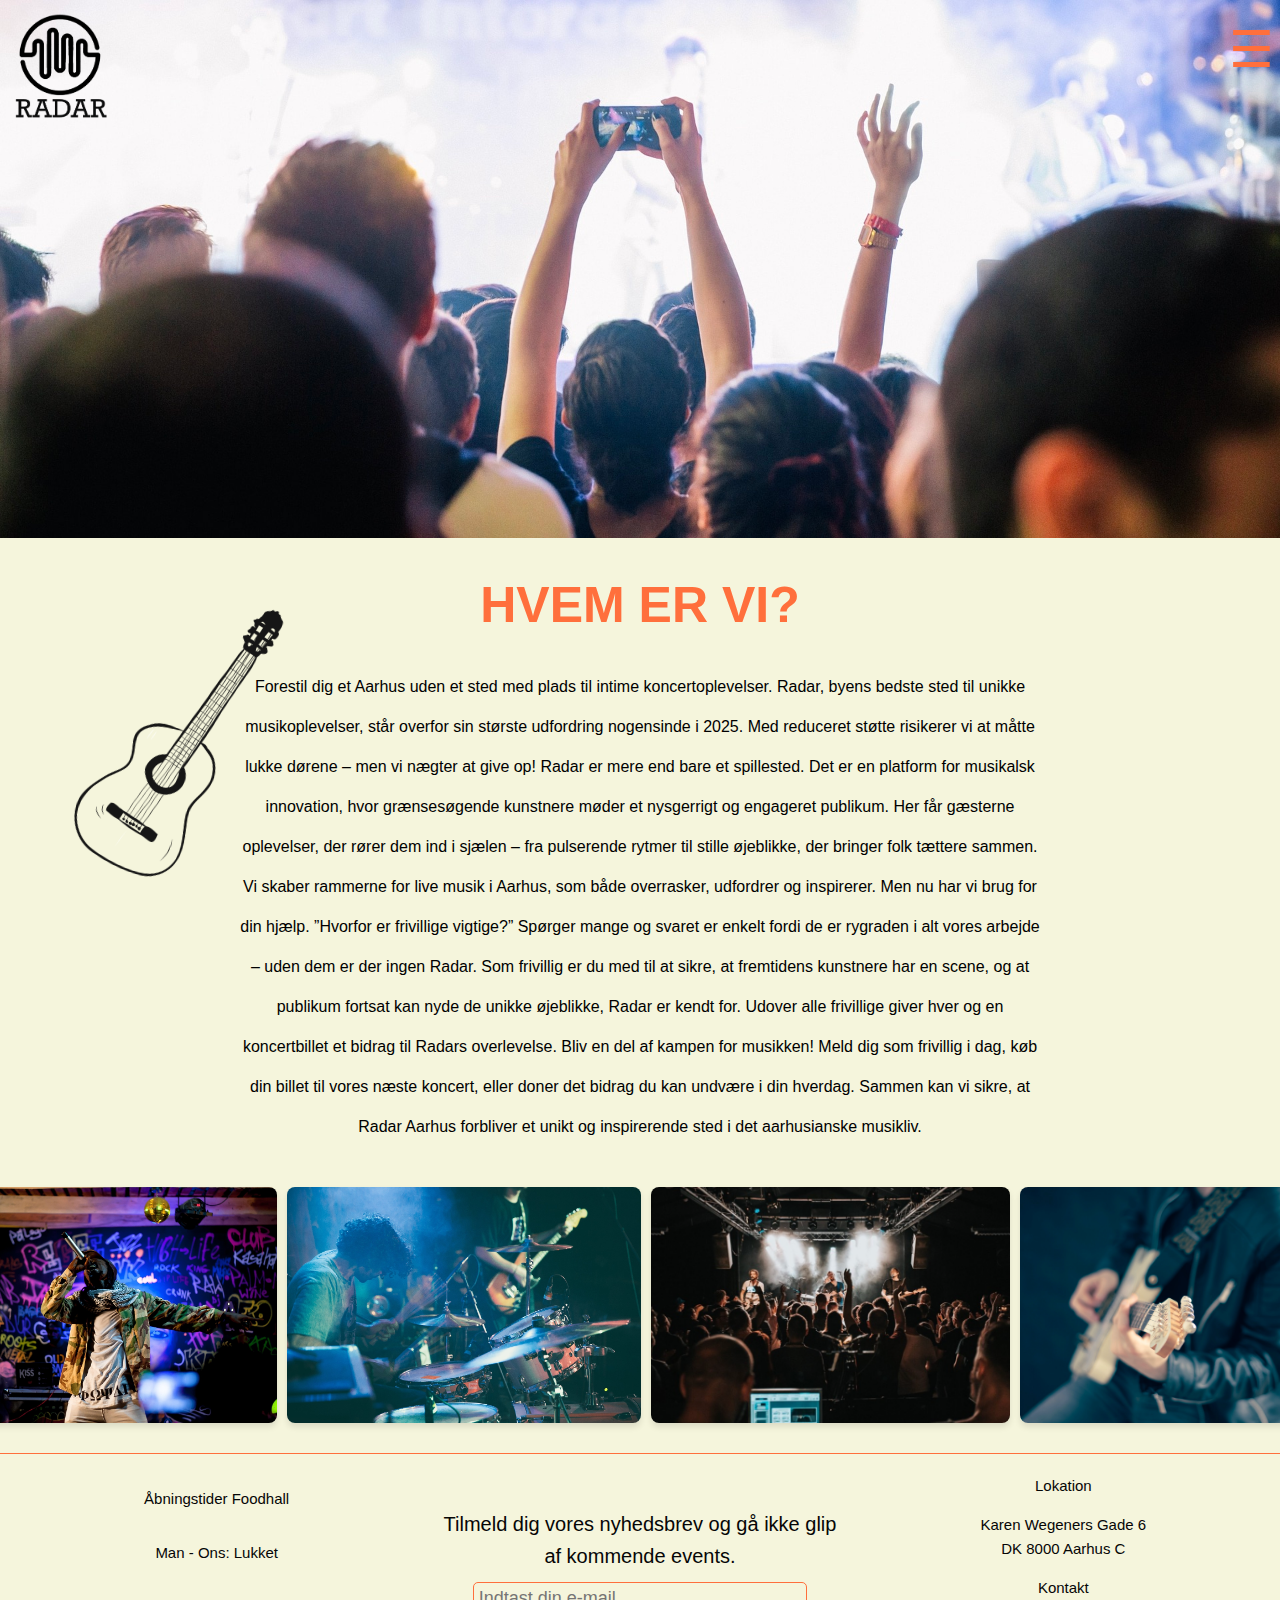
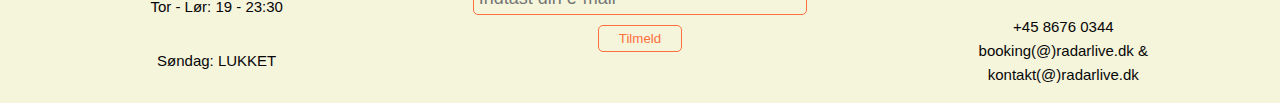
<file: index.html>
<!DOCTYPE html>
<html lang="da">
<head>
    <meta charset="UTF-8">
    <meta name="viewport" content="width=device-width, initial-scale=1.0">
    <title>Radar</title>
    <link rel="stylesheet" href="CSS/css.css">
    <link rel="stylesheet" href="CSS/index.css">

    <meta name="title" content="Radar | Radar">
    <meta name="description" content="Her finder du en kort intro til en sekundære side til Radar, der ønsker at give viden til nye gæster og samle penge ind samt frivillige.">
    <meta name="keywords" content="frivillig, koncerter, intim oplevelse, musik, oplevelser, Radar Aarhus">
    <meta name="robots" content="index, follow">


</head>

<body>

<!--Kodningen til burgermenu-->

    <nav class="navbar">
        <button class="menu-btn">☰</button>
        <ul class="menu">
          <!-- Arrangementer -->
          <li class="submenu">
            <a href="#">Arrangementer</a>
            <ul class="submenu-content">
              <li><a href="arrangementer.html">Kommende arrangementer</a></li>
              <li><a href="#">Events</a></li>
              <li><a href="#">Billetsalg</a></li>
              <li><a href="#">Upcoming kunstner</a></li>
            </ul>
          </li>
          <!-- Hvem er vi? -->
          <li class="submenu">
            <a href="#">Hvem er vi?</a>
            <ul class="submenu-content">
              <li><a href="#">Radars historie</a></li>
              <li><a href="#">Radars passion</a></li>
              <li><a href="kunstner.html">Bag om kunstnerne</a></li>
            </ul>
          </li>
          <!-- Minder fra Radar -->
          <li class="submenu">
            <a href="#">Minder fra Radar</a>
            <ul class="submenu-content">
              <li><a href="#">Tidligere arrangementer</a></li>
              <li><a href="#">Billedgalleri</a></li>
              <li><a href="#">Anmeldelser</a></li>
            </ul>
          </li>
          <!-- Bliv en del af Radar -->
          <li class="submenu">
            <a href="#">Bliv en del af Radar</a>
            <ul class="submenu-content">
              <li><a href="#">Medlemsskab</a></li>
              <li><a href="frivillig.html">Bliv frivillig</a></li>
              <li><a href="#">Donation</a></li>
              <li><a href="#">Sponsorater</a></li>
            </ul>
          </li>
          <!-- Om os -->
          <li class="submenu">
            <a href="#">Om os</a>
            <ul class="submenu-content">
              <li><a href="#">Praktisk information</a></li>
              <li><a href="#">Ofte stillede spørgsmål</a></li>
              <li><a href="#">Kontakt</a></li>
              <li><a href="#">Sociale medier</a></li>
            </ul>
          </li>
        </ul>
      </nav>

<!-- Kodning til baggrundsbillede og logo-->
      <div class="logo">
        <a href="index.html">
        <img src="images/logo.png" width="100px" alt="logo">
        </a>
     </div>
    
     <div class="baggrund">
     <img src="images/Forside.png" alt="frivillig" width="100%" height="100%">
    </div>

<!-- Kodning til tekst indholdet -->
 <h1>HVEM ER VI?</h1>


<div class="main-container">
  Forestil dig et Aarhus uden et sted med plads til intime koncertoplevelser. Radar, byens bedste sted til unikke musikoplevelser, står overfor sin største udfordring nogensinde i 2025. Med reduceret støtte risikerer vi at måtte lukke dørene – men vi nægter at give op!
  Radar er mere end bare et spillested. Det er en platform for musikalsk innovation, hvor grænsesøgende kunstnere møder et nysgerrigt og engageret publikum. Her får gæsterne oplevelser, der rører dem ind i sjælen – fra pulserende rytmer til stille øjeblikke, der bringer folk tættere sammen. Vi skaber rammerne for live musik i Aarhus, som både overrasker, udfordrer og inspirerer.
  Men nu har vi brug for din hjælp. ”Hvorfor er frivillige vigtige?” Spørger mange og svaret er enkelt fordi de er rygraden i alt vores arbejde – uden dem er der ingen Radar. Som frivillig er du med til at sikre, at fremtidens kunstnere har en scene, og at publikum fortsat kan nyde de unikke øjeblikke, Radar er kendt for. Udover alle frivillige giver hver og en koncertbillet et bidrag til Radars overlevelse. 
  Bliv en del af kampen for musikken! Meld dig som frivillig i dag, køb din billet til vores næste koncert, eller doner det bidrag du kan undvære i din hverdag. Sammen kan vi sikre, at Radar Aarhus forbliver et unikt og inspirerende sted i det aarhusianske musikliv.
</div>

<!--Kodningen til pop up billeder-->
<div class="guitar">
  <img src="images/guitar.png" width="300" alt="mikrofon">
  </div>
  
  <div class="noder">
  <img src="images/3noder.png" width="120" alt="noder">
  </div>


  <!-- Kodning til billedrække i bunden -->

  <div class="image-row">
    <img src="images/billede2.png" alt="Image 1">
    <img src="images/billed3.png" alt="Image 2">
    <img src="images/billed4.png" alt="Image 3">
    <img src="images/billede8.png" alt="Image 4">
</div>



   
      <script src="script.js"></script>

      <footer>
        <div class="aabeningstider">
            <p>Åbningstider Foodhall</p>
            <p>Man - Ons: Lukket</p>
            <p>Tor - Lør: 19 - 23:30</p>
            <p>Søndag: LUKKET</p>
        </div>
    
        
        <div class="nyhedsbrev">
          <form action="nyhedsbrev"></form>
          <label for="email">Tilmeld dig vores nyhedsbrev og gå ikke glip af kommende events.</label>
        <input type="email" id="email" name="email" placeholder="Indtast din e-mail" required>
        <button type="submit">Tilmeld</button>
        </div>
        
        <div class="lokation">
            <p>Lokation</p>
            <p>Karen Wegeners Gade 6<br>DK 8000 Aarhus C</p>
            <p>Kontakt</p>
            <p> +45 8676 0344 <br>booking(@)radarlive.dk & <br>
              kontakt(@)radarlive.dk</p>
        </div>

    </footer>



</body>
</html>
</file>
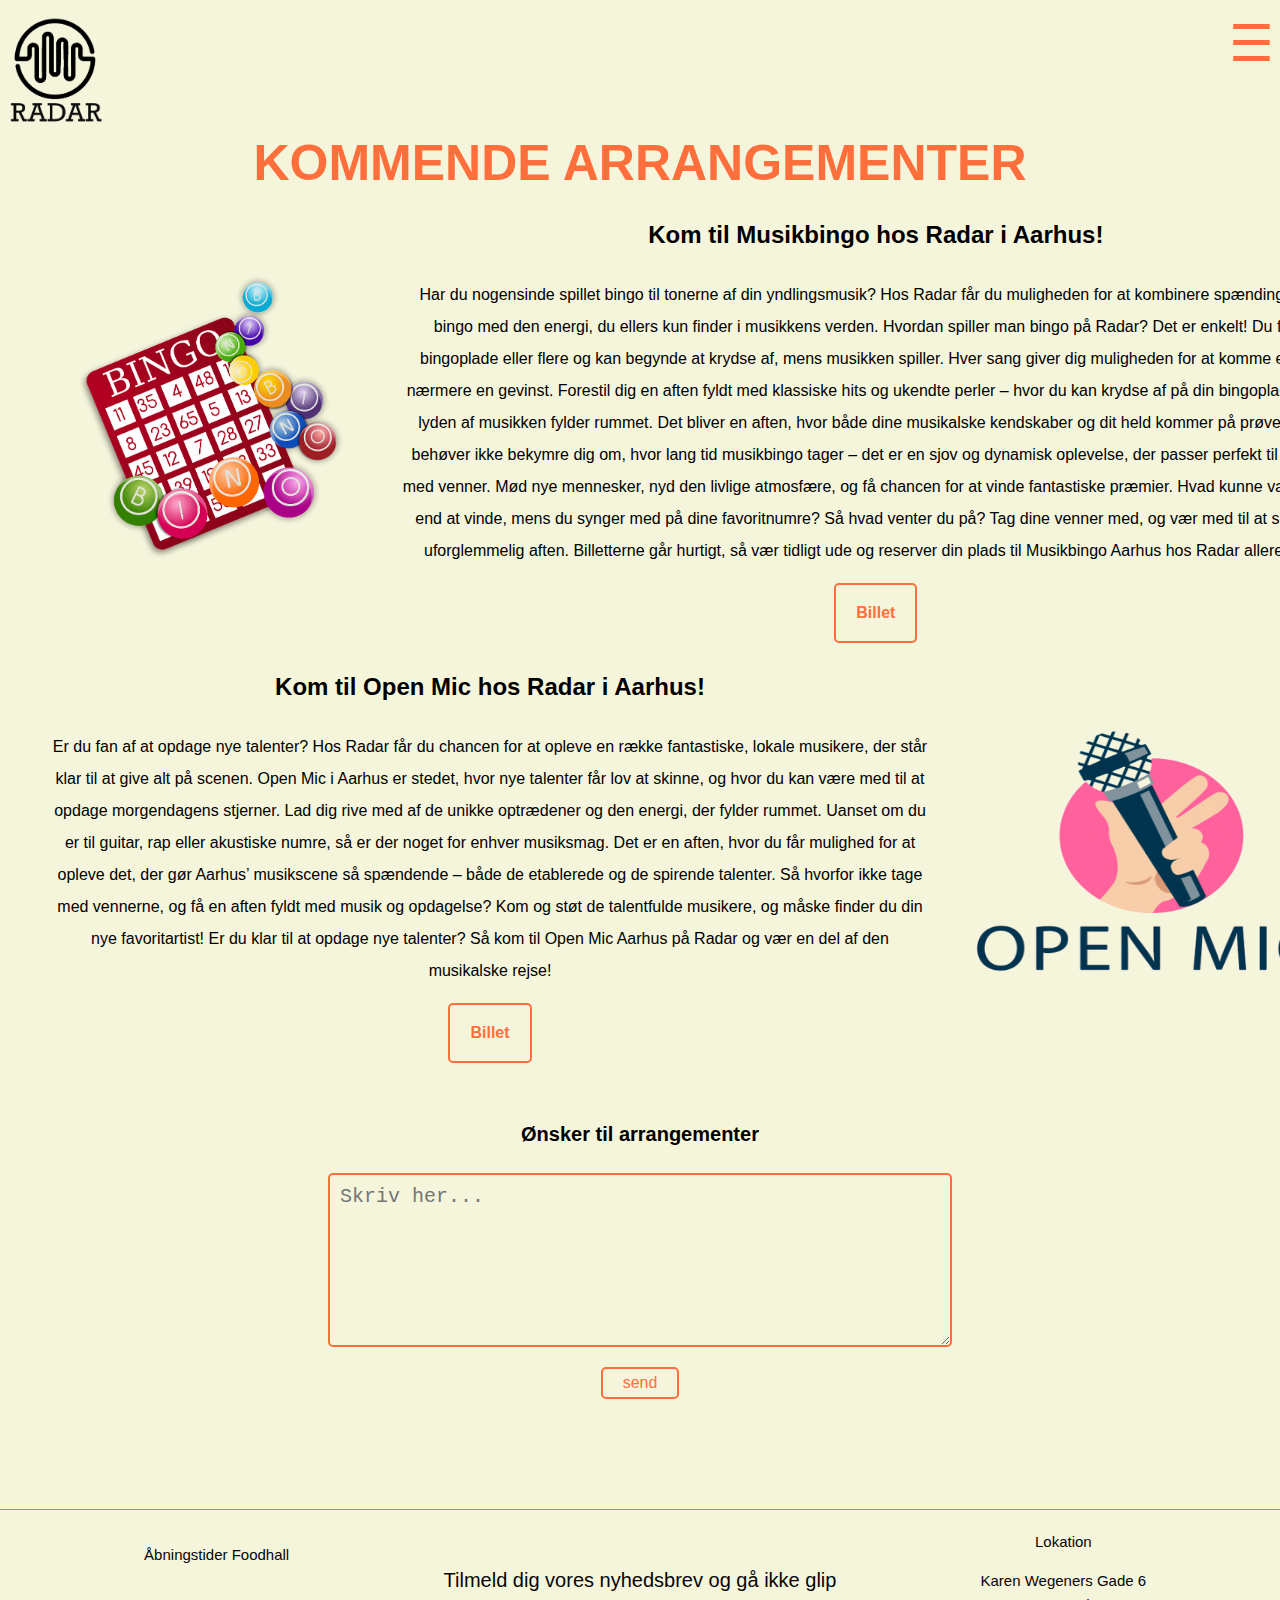
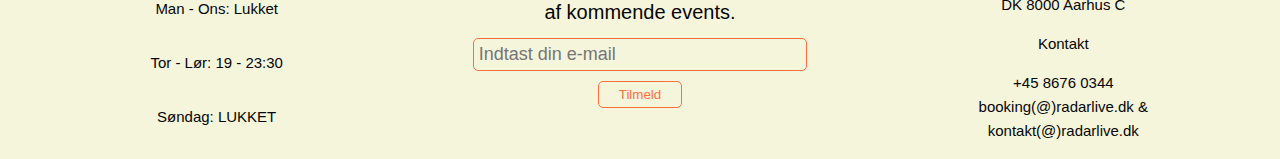
<file: arrangementer.html>
<!DOCTYPE html>
<html lang="da">
<head>
    <meta charset="UTF-8">
    <meta name="viewport" content="width=device-width, initial-scale=1.0">
    <title>Radar</title>
    <link rel="stylesheet" href="CSS/css.css">
    <link rel="stylesheet" href="CSS/arrangementer.css">

  <meta name="title" content="Radar | Kommende arrangementer">
  <meta name="description" content="Her kan du finde kommende arrangementer hos Radar, der skaber fællesskab og hygge blandt de gæster der ikke finder koncerterne interessante.">
  <meta name="keywords" content="Kunstner, koncerter i Aarhus, Hvad kan man lave i Aarhus med sine venner, Hvad kan man lave en lørdag">
  <meta name="robots" content="index, follow">

</head>
<body>

<!--Kodningen til burgermenu-->

    <nav class="navbar">
        <button class="menu-btn">☰</button>
        <ul class="menu">
          <!-- Arrangementer -->
          <li class="submenu">
            <a href="#">Arrangementer</a>
            <ul class="submenu-content">
              <li><a href="arrangementer.html">Kommende arrangementer</a></li>
              <li><a href="#">Events</a></li>
              <li><a href="#">Billetsalg</a></li>
              <li><a href="#">Upcoming kunstner</a></li>
            </ul>
          </li>
          <!-- Hvem er vi? -->
          <li class="submenu">
            <a href="#">Hvem er vi?</a>
            <ul class="submenu-content">
              <li><a href="#">Radars historie</a></li>
              <li><a href="#">Radars passion</a></li>
              <li><a href="kunstner.html">Bag om kunstnerne</a></li>
            </ul>
          </li>
          <!-- Minder fra Radar -->
          <li class="submenu">
            <a href="#">Minder fra Radar</a>
            <ul class="submenu-content">
              <li><a href="#">Tidligere arrangementer</a></li>
              <li><a href="#">Billedgalleri</a></li>
              <li><a href="#">Anmeldelser</a></li>
            </ul>
          </li>
          <!-- Bliv en del af Radar -->
          <li class="submenu">
            <a href="#">Bliv en del af Radar</a>
            <ul class="submenu-content">
              <li><a href="#">Medlemsskab</a></li>
              <li><a href="frivillig.html">Bliv frivillig</a></li>
              <li><a href="#">Donation</a></li>
              <li><a href="#">Sponsorater</a></li>
            </ul>
          </li>
          <!-- Om os -->
          <li class="submenu">
            <a href="#">Om os</a>
            <ul class="submenu-content">
              <li><a href="#">Praktisk information</a></li>
              <li><a href="#">Ofte stillede spørgsmål</a></li>
              <li><a href="#">Kontakt</a></li>
              <li><a href="#">Sociale medier</a></li>
            </ul>
          </li>
        </ul>
      </nav>

      <div class="logo">
        <a href="index.html">
        <img src="images/logo.png" width="100px" alt="logo">
        </a>
     </div>
   
      <script src="script.js"></script>


  <h1>KOMMENDE ARRANGEMENTER</h1>
 
    <div class="bingo">
    <img src="images/bingo.png" width="400px" alt="Bingo">

    <div class="tekst">
    <h2>Kom til Musikbingo hos Radar i Aarhus!</h2>

    <p>
      Har du nogensinde spillet bingo til tonerne af din yndlingsmusik? Hos Radar får du muligheden for at kombinere spændingen ved bingo med den energi, du ellers kun finder i musikkens verden. Hvordan spiller man bingo på Radar? Det er enkelt! Du får en bingoplade eller flere og kan begynde at krydse af, mens musikken spiller. Hver sang giver dig muligheden for at komme et skridt nærmere en gevinst.
      Forestil dig en aften fyldt med klassiske hits og ukendte perler – hvor du kan krydse af på din bingoplade, mens lyden af musikken fylder rummet. Det bliver en aften, hvor både dine musikalske kendskaber og dit held kommer på prøve! Og du behøver ikke bekymre dig om, hvor lang tid musikbingo tager – det er en sjov og dynamisk oplevelse, der passer perfekt til en aften med venner.
      Mød nye mennesker, nyd den livlige atmosfære, og få chancen for at vinde fantastiske præmier. Hvad kunne være bedre end at vinde, mens du synger med på dine favoritnumre?
      Så hvad venter du på? Tag dine venner med, og vær med til at skabe en uforglemmelig aften. Billetterne går hurtigt, så vær tidligt ude og reserver din plads til Musikbingo Aarhus hos Radar allerede nu!
    </p>

    <a href="#" class="ticket-button">Billet</a>

  </div>
    </div>

    <div class="open-mic">

      <div class="text2">

          <h2>Kom til Open Mic hos Radar i Aarhus!</h2>
          <p>
              Er du fan af at opdage nye talenter? Hos Radar får du chancen for at opleve en række fantastiske, lokale musikere, der står klar til at give alt på scenen. Open Mic i Aarhus er stedet, hvor nye talenter får lov at skinne, og hvor du kan være med til at opdage morgendagens stjerner.
              Lad dig rive med af de unikke optrædener og den energi, der fylder rummet. Uanset om du er til guitar, rap eller akustiske numre, så er der noget for enhver musiksmag. Det er en aften, hvor du får mulighed for at opleve det, der gør Aarhus’ musikscene så spændende – både de etablerede og de spirende talenter.
              Så hvorfor ikke tage med vennerne, og få en aften fyldt med musik og opdagelse? Kom og støt de talentfulde musikere, og måske finder du din nye favoritartist!
              Er du klar til at opdage nye talenter? Så kom til Open Mic Aarhus på Radar og vær en del af den musikalske rejse!
          </p>
          <a href="#" class="ticket-button">Billet</a>
      </div>

      <img src="images/openmic.png" width="400px" alt="open mic">
  </div>

  <div class="forslag">
    <h4>Ønsker til arrangementer</h4>
    <textarea placeholder="Skriv her..."></textarea>
    <button class="send-knap">send</button>
</div>








      <footer>
        <div class="aabeningstider">
            <p>Åbningstider Foodhall</p>
            <p>Man - Ons: Lukket</p>
            <p>Tor - Lør: 19 - 23:30</p>
            <p>Søndag: LUKKET</p>
        </div>
    
        
        <div class="nyhedsbrev">
          <form action=""></form>
          <label for="email">Tilmeld dig vores nyhedsbrev og gå ikke glip af kommende events.</label>
        <input type="email" id="email" name="email" placeholder="Indtast din e-mail" required>
        <button type="submit">Tilmeld</button>
        </div>
        
        <div class="lokation">
            <p>Lokation</p>
            <p>Karen Wegeners Gade 6<br>DK 8000 Aarhus C</p>
            <p>Kontakt</p>
            <p> +45 8676 0344 <br>booking(@)radarlive.dk & <br>
              kontakt(@)radarlive.dk</p>
        </div>

    </footer>



</body>
</html>
</file>
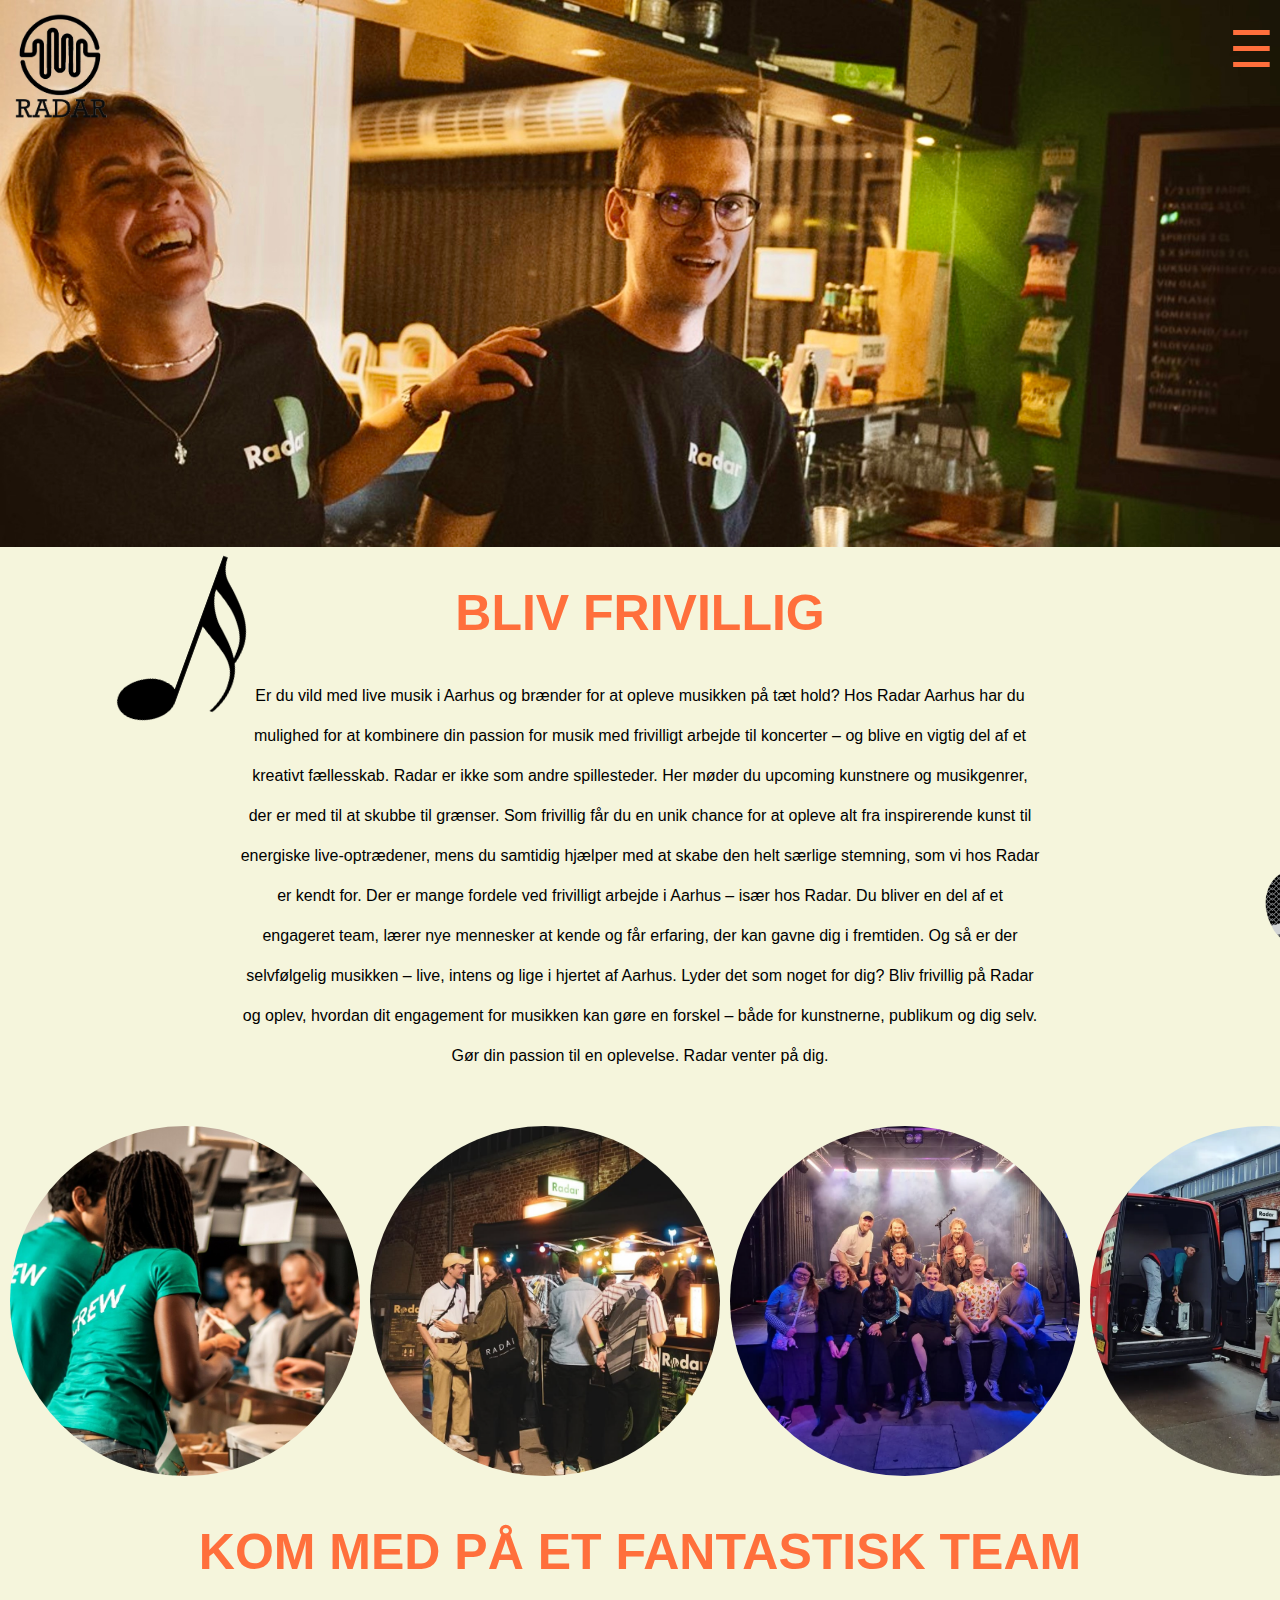
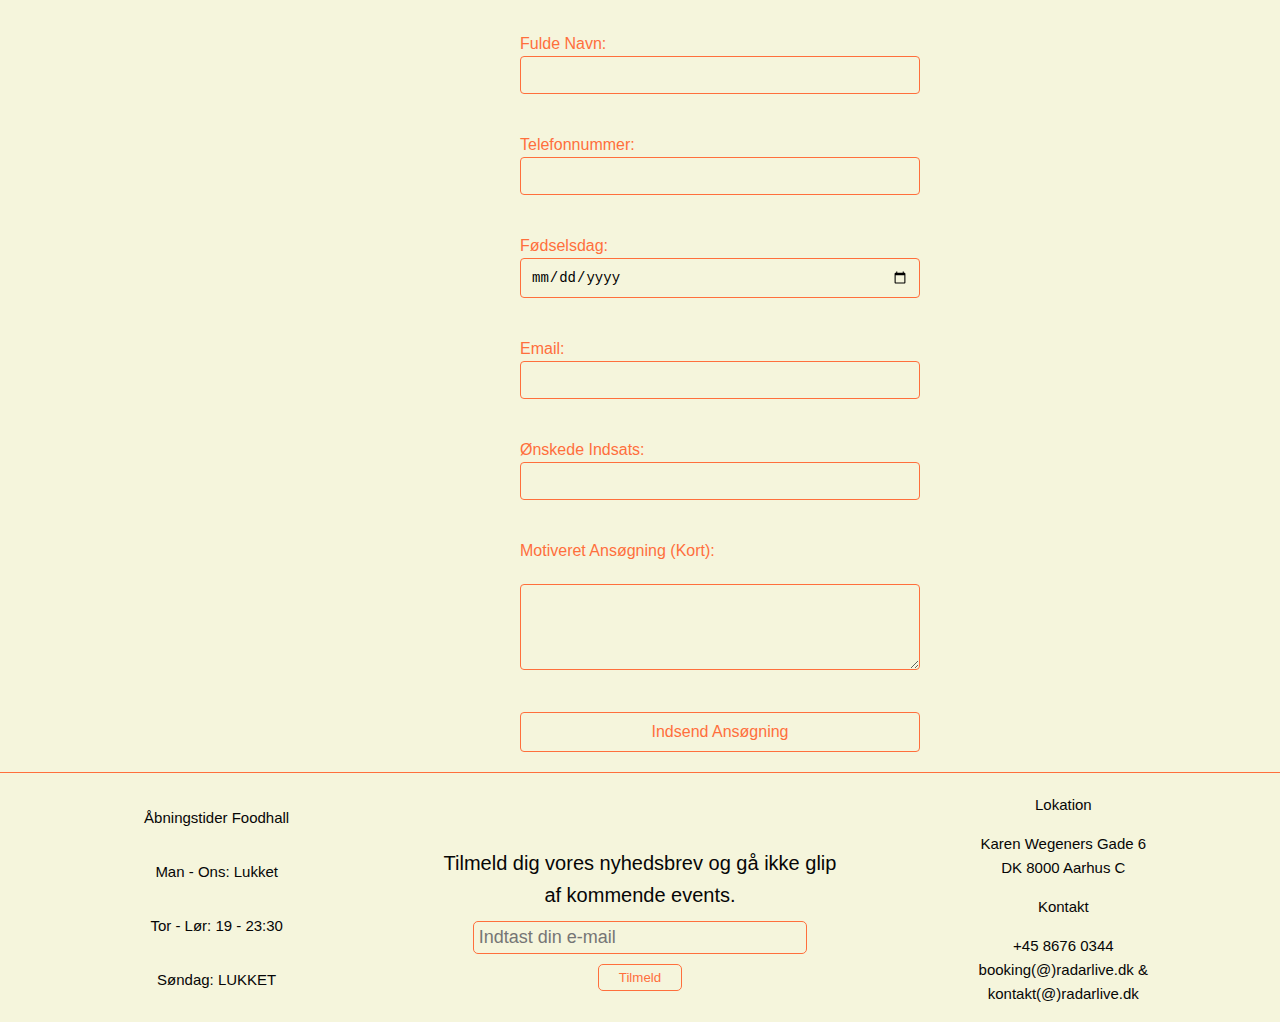
<file: frivillig.html>
<!DOCTYPE html>
<html lang="da">
<head>
    <meta charset="UTF-8">
    <meta name="viewport" content="width=device-width, initial-scale=1.0">
    <title>Radar</title>
    <link rel="stylesheet" href="CSS/css.css">
    <link rel="stylesheet" href="CSS/frivillig.css">

    <meta name="title" content="Radar | Frivillig">
  <meta name="description" content="Her kan du læse om hvordan det er at være frivillig hos Radar! Og se en masse stemnings billeder fra stedet og stemningen.  Desuden kan du nemt ansøge om at blive frivillig der.">
  <meta name="keywords" content="Frivillig, Frivilligt arbejde i Aarhus, Bliv frivillig hos Radar, Musik og frivillighed, Frivilligt arbejde">
  <meta name="robots" content="index, follow">

</head>
<body>

  


<!--Kodningen til burgermenu-->

    <nav class="navbar">
        <button class="menu-btn">☰</button>
        <ul class="menu">
          <!-- Arrangementer -->
          <li class="submenu">
            <a href="#">Arrangementer</a>
            <ul class="submenu-content">
              <li><a href="arrangementer.html">Kommende arrangementer</a></li>
              <li><a href="#">Events</a></li>
              <li><a href="#">Billetsalg</a></li>
              <li><a href="#">Upcoming kunstner</a></li>
            </ul>
          </li>
          <!-- Hvem er vi? -->
          <li class="submenu">
            <a href="#">Hvem er vi?</a>
            <ul class="submenu-content">
              <li><a href="#">Radars historie</a></li>
              <li><a href="#">Radars passion</a></li>
              <li><a href="kunstner.html">Bag om kunstnerne</a></li>
            </ul>
          </li>
          <!-- Minder fra Radar -->
          <li class="submenu">
            <a href="#">Minder fra Radar</a>
            <ul class="submenu-content">
              <li><a href="#">Tidligere arrangementer</a></li>
              <li><a href="#">Billedgalleri</a></li>
              <li><a href="#">Anmeldelser</a></li>
            </ul>
          </li>
          <!-- Bliv en del af Radar -->
          <li class="submenu">
            <a href="#">Bliv en del af Radar</a>
            <ul class="submenu-content">
              <li><a href="#">Medlemsskab</a></li>
              <li><a href="frivillig.html">Bliv frivillig</a></li>
              <li><a href="#">Donation</a></li>
              <li><a href="#">Sponsorater</a></li>
            </ul>
          </li>
          <!-- Om os -->
          <li class="submenu">
            <a href="#">Om os</a>
            <ul class="submenu-content">
              <li><a href="#">Praktisk information</a></li>
              <li><a href="#">Ofte stillede spørgsmål</a></li>
              <li><a href="#">Kontakt</a></li>
              <li><a href="#">Sociale medier</a></li>
            </ul>
          </li>
        </ul>
      </nav>
   
      <script src="script.js"></script>

<!--Kodning til logo-->

<div class="logo">
    <a href="index.html">
    <img src="images/logo.png" width="100px" alt="logo">
    </a>
 </div>

 <div class="baggrund"></div>
 <img src="images/frivillig.png" alt="frivillig" width="100%" height="100%">
</div>



<!--Kodningen til pop up billeder-->
<div class="node">
<img src="images/node.png" width="250" alt="node">
</div>

<div class="mikrofon">
<img src="images/mikrofonsort.png" width="200" alt="mikrofon">
</div>


<h1>BLIV FRIVILLIG</h1>
<div class="main-container">

<div>Er du vild med live musik i Aarhus og brænder for at opleve musikken på tæt hold? Hos Radar Aarhus har du mulighed for at kombinere din passion for musik med frivilligt arbejde til koncerter – og blive en vigtig del af et kreativt fællesskab.

    Radar er ikke som andre spillesteder. Her møder du upcoming kunstnere og musikgenrer, der er med til at skubbe til grænser. Som frivillig får du en unik chance for at opleve alt fra inspirerende kunst til energiske live-optrædener, mens du samtidig hjælper med at skabe den helt særlige stemning, som vi hos Radar er kendt for.
    
    Der er mange fordele ved frivilligt arbejde i Aarhus – især hos Radar. Du bliver en del af et engageret team, lærer nye mennesker at kende og får erfaring, der kan gavne dig i fremtiden. Og så er der selvfølgelig musikken – live, intens og lige i hjertet af Aarhus.
    
    Lyder det som noget for dig? Bliv frivillig på Radar og oplev, hvordan dit engagement for musikken kan gøre en forskel – både for kunstnerne, publikum og dig selv.
    
    Gør din passion til en oplevelse. Radar venter på dig.</div>

</div>

<!--Kodning til billedrække-->


<div class="scroll-container">
    <div class="image-item"><img src="images/frivillig1.jpeg" alt="Billede 1"></div>
    <div class="image-item"><img src="images/frivillig2.png" alt="Billede 2"></div>
    <div class="image-item"><img src="images/frivillig3.png" alt="Billede 3"></div>
    <div class="image-item"><img src="images/frivillig4.png" alt="Billede 4"></div>
    <div class="image-item"><img src="images/frivillig5.png" alt="Billede 5"></div>
    <div class="image-item"><img src="images/frivillig6.png" alt="Billede 6"></div>
    <div class="image-item"><img src="images/frivillig7.png" alt="Billede 7"></div>
    <div class="image-item"><img src="images/frivillig8.png" alt="Billede 8"></div>

</div>



<!--Kodning til ansøgnings felter-->
<h1>KOM MED PÅ ET FANTASTISK TEAM</h1>
<div class="ansøg">
<form action="/submit-ansogning" method="POST">
    <label for="fullname">Fulde Navn:</label>
    <input type="text" id="fullname" name="fullname" required><br><br>

    <label for="phone">Telefonnummer:</label>
    <input type="tel" id="phone" name="phone" required><br><br>

    <label for="birthdate">Fødselsdag:</label>
    <input type="date" id="birthdate" name="birthdate" required><br><br>

    <label for="email">Email:</label>
    <input type="email" id="email" name="email" required><br><br>

    <label for="effort">Ønskede Indsats:</label>
    <input type="text" id="effort" name="effort" required><br><br>

    <label for="motivation">Motiveret Ansøgning (Kort):</label><br>
    <textarea id="motivation" name="motivation" rows="4" cols="50" required></textarea><br><br>

    <input type="submit" value="Indsend Ansøgning">
</form>
</div>






<!--Kodning af footer-->
  
<footer>
  <div class="aabeningstider">
      <p>Åbningstider Foodhall</p>
      <p>Man - Ons: Lukket</p>
      <p>Tor - Lør: 19 - 23:30</p>
      <p>Søndag: LUKKET</p>
  </div>

  
  <div class="nyhedsbrev">
    <form action=""></form>
    <label for="email">Tilmeld dig vores nyhedsbrev og gå ikke glip af kommende events.</label>
  <input type="email" id="email" name="email" placeholder="Indtast din e-mail" required>
  <button type="submit">Tilmeld</button>
  </div>
  
  <div class="lokation">
      <p>Lokation</p>
      <p>Karen Wegeners Gade 6<br>DK 8000 Aarhus C</p>
      <p>Kontakt</p>
      <p> +45 8676 0344 <br>booking(@)radarlive.dk & <br>
        kontakt(@)radarlive.dk</p>
  </div>

</footer>



</body>
</html>
</file>
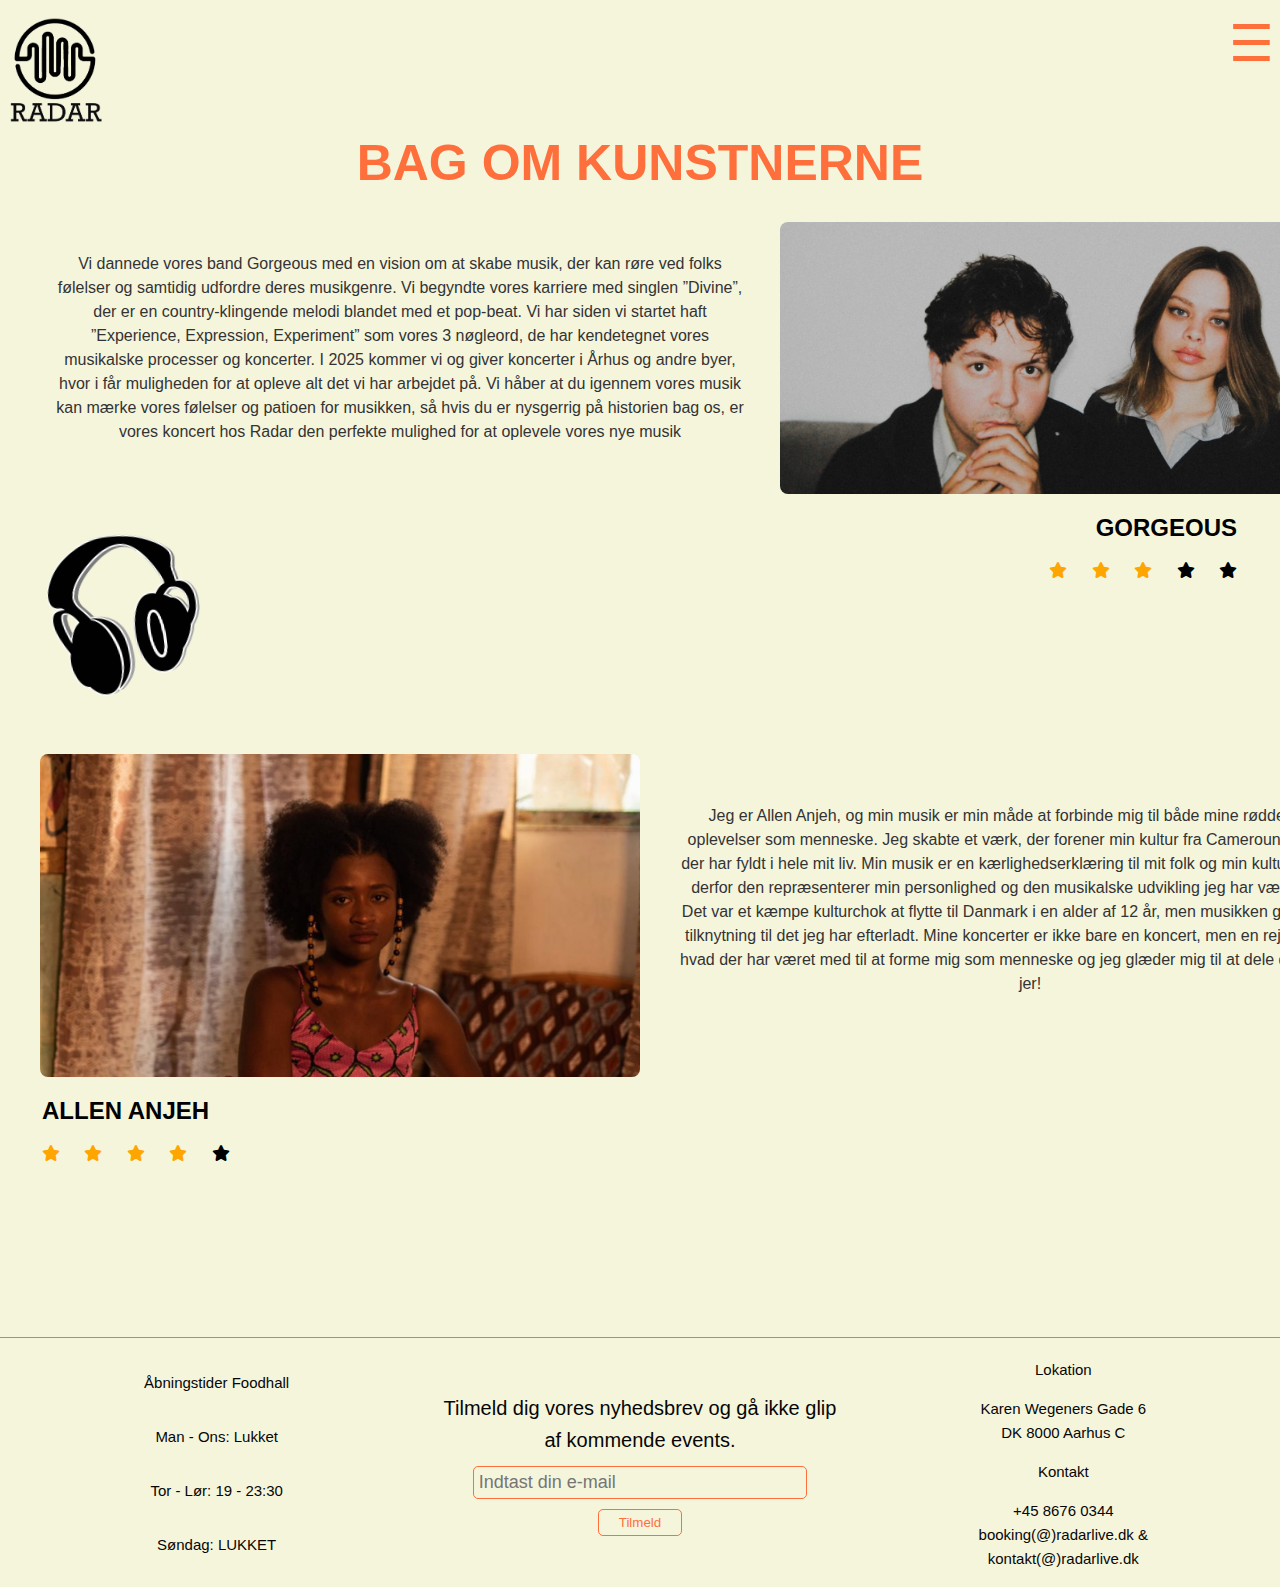
<file: kunstner.html>
<!DOCTYPE html>
<html lang="da">
<head>
    <meta charset="UTF-8">
    <meta name="viewport" content="width=device-width, initial-scale=1.0">
    <title>Radar</title>
    <link rel="stylesheet" href="CSS/css.css">
    <link rel="stylesheet" href="CSS/kunstner.css">
    <link href="https://cdnjs.cloudflare.com/ajax/libs/font-awesome/6.0.0/css/all.min.css" rel="stylesheet">

    <meta name="title" content="Radar | Bag om kunstner">
    <meta name="description" content="Her finder du intime beskrivelser af de kunstner der kommer og besøger Radar. Du kan desuden også hører deres musik på siden for at finde frem til om de falder i din smag.">
    <meta name="keywords" content="Koncerter i Aarhus, Radar Aarhus, kunstner, hvem er vi?">
    <meta name="robots" content="index, follow">

</head>
<body>

<!--Kodningen til burgermenu-->

    <nav class="navbar">
        <button class="menu-btn">☰</button>
        <ul class="menu">
          <!-- Arrangementer -->
          <li class="submenu">
            <a href="#">Arrangementer</a>
            <ul class="submenu-content">
              <li><a href="arrangementer.html">Kommende arrangementer</a></li>
              <li><a href="#">Events</a></li>
              <li><a href="#">Billetsalg</a></li>
              <li><a href="#">Upcoming kunstner</a></li>
            </ul>
          </li>
          <!-- Hvem er vi? -->
          <li class="submenu">
            <a href="#">Hvem er vi?</a>
            <ul class="submenu-content">
              <li><a href="#">Radars historie</a></li>
              <li><a href="#">Radars passion</a></li>
              <li><a href="kunstner.html">Bag om kunstnerne</a></li>
            </ul>
          </li>
          <!-- Minder fra Radar -->
          <li class="submenu">
            <a href="#">Minder fra Radar</a>
            <ul class="submenu-content">
              <li><a href="#">Tidligere arrangementer</a></li>
              <li><a href="#">Billedgalleri</a></li>
              <li><a href="#">Anmeldelser</a></li>
            </ul>
          </li>
          <!-- Bliv en del af Radar -->
          <li class="submenu">
            <a href="#">Bliv en del af Radar</a>
            <ul class="submenu-content">
              <li><a href="#">Medlemsskab</a></li>
              <li><a href="frivillig.html">Bliv frivillig</a></li>
              <li><a href="#">Donation</a></li>
              <li><a href="#">Sponsorater</a></li>
            </ul>
          </li>
          <!-- Om os -->
          <li class="submenu">
            <a href="#">Om os</a>
            <ul class="submenu-content">
              <li><a href="#">Praktisk information</a></li>
              <li><a href="#">Ofte stillede spørgsmål</a></li>
              <li><a href="#">Kontakt</a></li>
              <li><a href="#">Sociale medier</a></li>
            </ul>
          </li>
        </ul>
      </nav>

      <div class="logo">
        <a href="index.html">
        <img src="images/logo.png" alt="logo">
        </a>
     </div>
   
      <script src="script.js"></script>

 <h1>BAG OM KUNSTNERNE</h1>


 <!--Kodning til kunstner-->

 <!--Gorgeous-->
 <div class="artist-section">
<div class="artist-card">
  <img src="images/gegours.png" alt="Gorgeous" class="artist-image" />
  <div class="artist-info">

    <p>
      Vi dannede vores band Gorgeous med en vision om at skabe musik, der kan røre ved folks følelser og samtidig udfordre deres musikgenre. Vi begyndte vores karriere med singlen ”Divine”, der er en country-klingende melodi blandet med et pop-beat. Vi har siden vi startet haft ”Experience, Expression, Experiment” som vores 3 nøgleord, de har kendetegnet vores musikalske processer og koncerter. I 2025 kommer vi og giver koncerter i Århus og andre byer, hvor i får muligheden for at opleve alt det vi har arbejdet på. Vi håber at du igennem vores musik kan mærke vores følelser og patioen for musikken, så hvis du er nysgerrig på historien bag os, er vores koncert hos Radar den perfekte mulighed for at oplevele vores nye musik 
    </p>
   
  </div>
</div>

<div class="info">
<h2>GORGEOUS</h2>

<div class="stars">
  <div class="checked"></div>
<span class="fa fa-star checked"></span>
<span class="fa fa-star checked"></span>
<span class="fa fa-star checked"></span>
<span class="fa fa-star"></span>
<span class="fa fa-star"></span>
</div>
<br>
<iframe style="border-radius:12px" src="https://open.spotify.com/embed/track/3ZEPcSMeVRHX93dd4t06kV?utm_source=generator" width="40%" height="152" frameBorder="0" allowfullscreen="" allow="autoplay; clipboard-write; encrypted-media; fullscreen; picture-in-picture" loading="lazy"></iframe>

</div>
</div>

<!--Kodning til pop up billeder-->
<div class="horetelefon">
  <img src="images/høretelefoner.png" width="150" alt="node">
  </div>
  
  <div class="g-nogle">
  <img src="images/g-nogle.png" width="150" alt="mikrofon">
  </div>




<!--Allen Anjeh-->
<div class="artist-reverse2"> 
<div class="artist-card2">
  <img src="images/Allen.png" alt="Allen" class="artist-image2" />
  <div class="artist-info2">

    <p>
      Jeg er Allen Anjeh, og min musik er min måde at forbinde mig til både mine rødder og mine oplevelser som menneske. Jeg skabte et værk, der forener min kultur fra Cameroun med de lyde der har fyldt i hele mit liv. Min musik er en kærlighedserklæring til mit folk og min kultur, det er også derfor den repræsenterer min personlighed og den musikalske udvikling jeg har været igennem. Det var et kæmpe kulturchok at flytte til Danmark i en alder af 12 år, men musikken giver mig ro og tilknytning til det jeg har efterladt. Mine koncerter er ikke bare en koncert, men en rejse, som viser hvad der har været med til at forme mig som menneske og jeg glæder mig til at dele den rejse med jer! 
    </p>
   
  </div>
</div>

<div class="info2">
<h2>ALLEN ANJEH</h2>


<div class="stars">
  <div class="checked"></div>
<span class="fa fa-star checked"></span>
<span class="fa fa-star checked"></span>
<span class="fa fa-star checked"></span>
<span class="fa fa-star checked"></span>
<span class="fa fa-star"></span>
</div>
<br>
<iframe style="border-radius:12px" src="https://open.spotify.com/embed/track/0RSotWBXAQW4CfXfP9vzVG?utm_source=generator" width="40%" height="152" frameBorder="0" allowfullscreen="" allow="autoplay; clipboard-write; encrypted-media; fullscreen; picture-in-picture" loading="lazy"></iframe>

</div>
</div>

    <!--kodning footer-->

      <footer>
        <div class="aabeningstider">
            <p>Åbningstider Foodhall</p>
            <p>Man - Ons: Lukket</p>
            <p>Tor - Lør: 19 - 23:30</p>
            <p>Søndag: LUKKET</p>
        </div>
    
        
        <div class="nyhedsbrev">
          <form action=""></form>
          <label for="email">Tilmeld dig vores nyhedsbrev og gå ikke glip af kommende events.</label>
        <input type="email" id="email" name="email" placeholder="Indtast din e-mail" required>
        <button type="submit">Tilmeld</button>
        </div>
        
        <div class="lokation">
            <p>Lokation</p>
            <p>Karen Wegeners Gade 6<br>DK 8000 Aarhus C</p>
            <p>Kontakt</p>
            <p> +45 8676 0344 <br>booking(@)radarlive.dk & <br>
              kontakt(@)radarlive.dk</p>
        </div>

    </footer>



</body>
</html>
</file>
<file: CSS/css.css>
body{
  background-color: #F5F5DC;
  font-family: Arial, Helvetica, sans-serif;
  margin: 0px;
  overflow-x: hidden;
}

h1{
  text-align: center;
  color: #FF6F3C;
  font-size: 50px;
}

/* Styling på logo*/
.logo img{
  z-index: 2;
  position: absolute;
  margin-top: -20px;
  margin-left: 5px;
  max-width: 100px;
}


/*Styling på burgermenu*/
.navbar {
position: fixed;
color: #FF6F3C;
text-align: right;
align-items: end;
z-index: 2;
background-color: transparent;
right: 0;
margin-top: -20px;
}

.menu-btn {
font-size: 50px;
background-color: transparent;
border: none;
color: #FF6F3C;
cursor: pointer;

}

/* Skjul menu som standard */
.menu {
list-style-type: none;
padding: 10px;
margin: 15px;
display: none; /* Skjuler menuen */
flex-direction: column;
background-color: #F5F5DC;
border: 2px solid #FF6F3C;
position: absolute;
top: 50px;
right: 10px;
width: 250px;
box-shadow: 0px 6px 12px rgba(0, 0, 0, 0.3);
text-align: right;
z-index: 1000;
}

/* Menu-links */
.menu li {
padding: 10px;
text-align: left;
}

.menu a {
text-decoration: none;
color: #FF6F3C;
font-size: 18px;
}

.menu a:hover {
text-decoration: underline;
}

/* Undermenu */
.submenu-content {
list-style-type: none;
display: none; /* Skjul undermenu som standard */
padding-left: 20px;
background-color: #F5F5DC;
border-left: 2px solid;
}

.submenu:hover .submenu-content {
display: block; /* Vis undermenu ved hover */
}

/* Aktiv menu */
.menu.active {
display: flex;
}


/*footer styling*/ 

footer {
  display: flex;
  justify-content: space-evenly; /* Jævn afstand mellem sektionerne */
  align-items: center; /* Centerer elementerne lodret */
  padding: 5px;
  padding-bottom: 1px;
  color: #060606;
  font-size: 15px;
  border-top: 1px solid #FF6F3C; /* Øverste kant til adskillelse */
  
}

footer div {
  flex: 1; /* Hver sektion får lige meget plads */
    text-align: center;
    line-height: 1.6;
    margin: 0 10px; /* Lidt margin på siderne for hver sektion */
    
}

/* Special styling for hver sektion */
.aabeningstider {
  display: flex;
  flex-direction: column; /* Så overskriften og tiden står under hinanden */
}

.aabeningstider div {
  display: flex;
  justify-content: space-between; /* Fordeler dag og tid til venstre og højre */
  width: 100px; 
  margin: 0 auto; 
}

.aabeningstider .day {
  text-align: left;
  width: 50%; /* Sørger for at dagene står til venstre */
}

.aabeningstider .time {
  text-align: right;
  width: 50%; /* Sørger for at tiderne står til højre */
}

/* Nyhedsbrev */
.nyhedsbrev {
  text-align: center;
  font-size: 20px;
  width: 20%;
}
.nyhedsbrev input[type="email"] {
  padding: 5px;
  margin-top: 10px;
  width: 80%;
  border: 1px solid #FF6F3C;
  border-radius: 5px;
  font-size: 0.9em;
  background-color: #F5F5DC;
}

.nyhedsbrev button {
  background: none;
  border: 1px solid #FF6F3C;
  padding: 5px 20px;
  color: #FF6F3C;
  cursor: pointer;
  margin-top: 10px;
  border-radius: 5px;
  transition: background-color 0.3s, color 0.3s;
}

.nyhedsbrev button:hover {
  background-color: #FF6F3C;
  color: #fff;
}



 /* Styling for iPhone screens */
 @media (max-width: 768px){
  body{
    font-size: 20px;
  }

  footer {
    flex-direction: column; /* Holder kolonneopsætningen */
    
  }

  .aabeningstider,
  .nyhedsbrev,
  .kontakt,
  .lokation {
    width: 100%; /* Sikrer, at sektionerne fylder hele skærmbredden */
    max-width: 300px; /* Begrænser bredden for bedre læsbarhed */
    margin: 0 auto; /* Centerer indholdet */
    margin: 10px;
    font-size: 20px;
  }

  .nyhedsbrev input[type="email"] {
    width: 100%; /* Justerer inputfeltet til at fylde hele sektionen */
    height: 40px;
    font-size: 20px;
  }

  .nyhedsbrev button{
    width: 40%;
    height: 40px;
    font-size: 20px;
  }
}
</file>
<file: CSS/index.css>
.main-container{
  width: 800px;
  margin: 0 auto;
  text-align: center;
  line-height: 2.5;
  margin-bottom: 40px;
}

/* Styling på logo*/
.logo{
  z-index: 2;
  position: absolute;
  margin-top: 30px;
  margin-left: 5px;
}

/* Baggrundsbillede */
.baggrund{
  position: relative; /* Gør headeren en kontekst for absolut positionering */
  width: 100%;
  overflow: hidden; /* Sikrer, at elementer uden for headerens grænser skjules */
  z-index: 1;
  margin: 0px;
}

/* Styling på pop up billeder*/
.guitar{
  background-color: transparent;
  position: absolute;
  z-index: 1;
  margin-left: 25px;
  margin-top: -600px;
  transform: rotate(10deg);
}

.noder{
  background-color: transparent;
  position: absolute;
  z-index: 1;
  margin-left: 1300px;
  margin-top: -200px;
  transform: rotate(30deg);
}

/* Styling på billedrække i bunden*/ 
.image-row {
  display: flex;
  gap: 10px;
  justify-content: center;
  align-items: center;
}
.image-row img {
  max-width: 450px;
  max-height: 236px;
  margin-bottom: 30px;
  height: auto;
  border-radius: 8px;
  box-shadow: 0 4px 6px rgba(0, 0, 0, 0.1);
}

.billede{
  display: none;
}

.navbar {
  margin-top: 20px;
  }


  /* Styling for iPhone screens */
@media (max-width: 768px) {
  .main-container {
    width: 300px;
    margin: 0 auto;
    text-align: center;
    line-height: 2.5;
    margin-bottom: 40px;
    font-size: 20px;
  }

  h1{
    font-size: 40px;
  }

  .guitar, .noder{
    display: none;
  }

  .logo img{
    width: 80px;
    margin-top: -25px;
    margin-left: -2px;
  }
  

 .menu-btn {
  position: fixed;
  top: 0;
  right: 0;
  width: 100%;
  transform: translateX(150px);
  margin-top: 0px;
}

.image-row{
  display: none;
}

.baggrund img{
  max-width: 10%;
}

}

/* Styling af iPad scrren */
@media (min-width: 769px) and (max-width: 1194px) {
  .logo img {
    width: 100px;
    margin-top: -10px;
    margin-left: -2px;
  }

.guitar{
  margin-left: -75px;
  margin-top: -900px;
  transform: rotate(-10deg);
}

.noder{
  margin-left: 900px;
  margin-top: -200px;
  transform: rotate(30deg);
}

.main-container {
  width: 800px;
  margin: 0 auto;
  text-align: center;
  line-height: 2.5;
  margin-bottom: 40px;
  font-size: 20px;
}

.image-row img {
  max-width: 250px;
  max-height: 238px;
  margin-bottom: 30px;
  height: auto;
  border-radius: 8px;
  box-shadow: 0 4px 6px rgba(0, 0, 0, 0.1);
}


}
</file>
<file: CSS/arrangementer.css>
body{
    background-color: #F5F5DC;
    font-family: Arial, Helvetica, sans-serif;
  }

  h1{
    position: relative;
    top: 100px;
    margin-bottom: 100px;
  }


.bingo {
  display: flex;
  align-items: center; /* Vertikal centrering */
  justify-content: space-between; /* Giver plads mellem billede og tekst */
  gap: 20px; /* Afstand mellem billede og tekst */
  margin-left: 50px;
  text-align: center;
  width: 1300px;
  line-height: 2;
}

.bingo img {
  width: 400px; /* Bevarer din billedstørrelse */
  height: auto; /* Sørger for at billedet bevarer sit forhold */
  margin-right: 30px;
  margin-left: 20px;
}

.text {
  max-width: 60%; /* Begrænser tekstens bredde, så den ikke bliver for bred */
}

.text h2 {
  font-size: 24px; /* Størrelse på overskriften */
  margin-bottom: 10px; /* Lidt afstand under overskriften */
}

.text p {
  font-size: 16px; /* Juster fontstørrelsen på teksten */
  margin-right: 10px;
}

.ticket-button {
  display: inline-block;
  padding: 12px 20px;
  font-size: 16px;
  font-weight: bold;
  color: #FF6F3C;
  background-color: #F5F5DC; 
  border: 2px solid #FF6F3C;
  border-radius: 5px;
  text-align: center;
  text-decoration: none;
  cursor: pointer;
  transition: background-color 0.3s ease;
}
.ticket-button:hover {
  background-color: #f39e80;
}

.open-mic {
  display: flex;
  align-items: center; /* Vertikal centrering */
  justify-content: space-between; /* Giver plads mellem billede og tekst */
  gap: 20px; /* Afstand mellem billede og tekst */
  margin-left: 50px;
  text-align: center;
  width: 1300px;
  line-height: 2;
}

.text2 {
  flex: 1; /* Fylder den tilgængelige plads */
}

img {
  max-width: 100%; /* Sørger for, at billedet ikke bliver for stort */
  height: auto; /* Bevarer billedets proportioner */
  max-height: 300px; /* Valgfri grænse for billedets højde */
}

.ticket-button2 {
  display: inline-block;
  padding: 12px 20px;
  font-size: 16px;
  font-weight: bold;
  color: #FF6F3C;
  background-color: #F5F5DC; 
  border: 2px solid #FF6F3C;
  border-radius: 5px;
  text-align: center;
  text-decoration: none;
  cursor: pointer;
  transition: background-color 0.3s ease;
  margin-bottom: 20px;
}
.ticket-button2:hover {
  background-color: #f39e80;
}

/* Box til ideer */
.forslag {
  text-align: center;
  margin: 60px;
  font-size: 20px;
}

.forslag textarea {
  width: 80%; /* Justér bredden som ønsket */
  max-width: 600px; /* Sæt en maksimum bredde for større skærme */
  height: 150px; /* Justér højden som ønsket */
  padding: 10px;
  margin: 20px auto; /* Centrerer boksen og tilføjer margin */
  font-size: 1em;
  border: 2px solid #FF6F3C;
  border-radius: 5px;
  display: block; /* Sørg for, at textarea er et blok-element */
  background-color: #F5F5DC;
  color: #f39e80;
}

.send-knap {
  background: none;
  border: 2px solid #FF6F3C;
  padding: 5px 20px;
  color: #FF6F3C;
  cursor: pointer;
  border-radius: 5px;
  margin-bottom: 50px;
  font-size: 0.8em;
}

 /* Styling for iPhone screens */
 @media (max-width: 768px){
  h1{
  font-size: 30px;
  }

  .logo img{
    width: 80px;
    margin-top: -10px;
  }

  .menu-btn {
    position: fixed; /* Hold den synlig på skærmen */
    top: 0;
    right: 0;
    width: 80%; /* Gør den fuld bredde */
    height: auto;
    margin-right: -110px;
  }
    /* Justering af bingo sektionen */
    .bingo {
      flex-direction: column;
      align-items: center;
      text-align: center;
      max-width: 300px;
    }
  
    /* Billedet skal være på toppen */
    .bingo img {
      width: 100%; /* Billedet fylder hele bredden på mindre skærme */
      max-width: 400px; /* Bevarer maksimal billedbredde */
      margin-left: 55px;
    }
  
    /* Teksten under billedet */
    .text {
      width: 300px; /* Sørger for, at teksten fylder hele bredden */
      text-align: center;
      font-size: 20px;
    }
  
    .text h2 {
      font-size: 20px; /* Mindre overskrift på mindre skærme */
     
    }
  
    .ticket-button {
      margin-top: 20px; /* Placer billetknappen under teksten */
      font-size: 20px;
    }
  
    /* Justering for den sekundære container (open-mic) */
    .open-mic {
      flex-direction: column;
      align-items: center;
      max-width: 300px;
    
     
    }
  
    .open-mic img {
      order: 1; /* Sørger for at billedet kommer før teksten*/
      margin-top: 10px;
      width: 100%; /* Sørger for, at billedet fylder hele skærmen på små enheder */
      max-width: 300px; 
      margin-right: 55px;
    }
  
    .text2 {
      order: 2; /* Sørger for at teksten kommer under billeder*/
      width: 300px; 
      padding: 0 20px;
      text-align: center;
      font-size: 20px;
      margin-right: 55px;
    }
  
    .ticket-button2 {
      margin-top: 20px; /* Placer billetknappen under teksten */
      font-size: 20px;
    }

    .send-knap{
      width: 100px;
      height: 50px;
      font-size: 25px;
    }
  }

  /* Styling af iPad scrren */
@media (max-width: 1194px) {

  .forslag{
    font-size: 20px;
  }
 

  .bingo{
    width: 960px; /* Sørger for, at teksten fylder hele bredden */
    padding: 0 20px;
    text-align: center;
    font-size: 20px;
    margin-left: 2px;
  }

  .open-mic{
    width: 960px; /* Sørger for, at teksten fylder hele bredden */
    padding: 0 20px;
    text-align: center;
    font-size: 20px;
    margin-right: 2px;
  }

  .send-knap{
    width: 150px;
    height: 50px;
    font-size: 30px;
  }

  .ticket-button2 {
    margin-top: 20px; /* Placer billetknappen under teksten */
    font-size: 30px;
  }
  



}
</file>
<file: CSS/frivillig.css>
.main-container{
    width: 800px;
    margin: 0 auto;
    text-align: center;
    line-height: 2.5;
    margin-bottom: 40px;
}

/* Baggrundsbillede */
.baggrund{
    position: relative; /* Gør headeren en kontekst for absolut positionering */
    width: 100%;
  
    overflow: hidden; /* Sikrer, at elementer uden for headerens grænser skjules */
    z-index: 1;
    margin: 0px;
}

/* Styling på logo*/
.logo{
    z-index: 2;
    position: absolute;
    margin-top: 30px;
    margin-left: 5px;
  }


/* Styling på pop up billeder*/
.node{
    background-color: transparent;
    position: absolute;
    z-index: 1;
    margin-left: 100px;
    margin-top: -15px;
    transform: rotate(20deg);
  }

  .mikrofon {
    background-color: transparent;
    position: absolute;
    z-index: 1;
    margin-left: 1250px;
    margin-top: 300px;
  }



/* styling på ansøgnings felter*/

form {
    padding: 20px;
    width: 400px; /* Bestem bredden af formularen */
    display: flex;
    flex-direction: column;
    gap: 3px;
    margin-left: 500px;
    color: #FF6F3C;
}

/* Style input og textarea felterne */
input[type="text"],
input[type="tel"],
input[type="date"],
input[type="email"],
textarea {
    background-color: #F5F5DC; /* Farven på boksene */
    border: 1px solid #FF6F3C;
    border-radius: 4px;
    padding: 10px;
    font-size: 14px;
}

textarea {
    resize: vertical; /* Giver mulighed for at ændre størrelsen vertikalt */
}

input[type="submit"] {
    background-color: #F5F5DC;
    color: #FF6F3C;
    border: 1px solid #FF6F3C;
    padding: 10px;
    border-radius: 4px ;
    cursor: pointer;
    font-size: 16px;
    
}

input[type="submit"]:hover {
    background-color: #F5F5DC;
}


/* billed carousel*/ 
.scroll-container {
    display: flex;
    overflow-x: auto;
    gap: 10px; /* Afstand mellem billederne */
    padding: 10px;
  }
  
  .image-item img {
    width: 350px; /* Eller en ønsket størrelse */
    height: 350px;
    object-fit: cover;
    border-radius: 50%; /* Gør billederne runde */
  }


  .navbar {
    margin-top: 20px;
    }
  /* iPhone styling */
@media (max-width: 768px) {
  h1 {
    font-size: 30px;
    text-align: center;
  }

  .logo img {
    width: 50px;
    margin-top: -20px;
    margin-left: -2px;
  }

  .menu-btn {
    position: fixed;
    top: 0;
    right: 0;
    width: 100%;
    transform: translateX(-130px);
    margin-top: -10px;
  }

  .main-container {
    width: 90%;
    text-align: center;
    margin-left: 20px;
  }

  .node, .mikrofon {
    display: none;
  }

  .ansøg {
    width: 80%;
    padding: 10px;
    margin: 0 auto;
    margin-left: -512px;
  }

  input[type="text"], input[type="tel"], input[type="email"],input[type="date"],input[type="submit"], textarea {
    width: 80%;
    height: 40px;
    font-size: 20px;
  }
}

/* iPad styling */
@media (min-width: 769px) and (max-width: 1194px) {
  .node {
    margin-left: -18px;
    margin-top: -20px;
    transform: rotate(-10deg);
  }

  .mikrofon {
    margin-left: 880px;
    margin-top: 300px;
    transform: rotate(20deg);
  }

  .ansøg {
    width: 100%;
    text-align: left;
    padding: 10px;
    margin-left: -200px;
  }

  input[type="text"], input[type="tel"], input[type="email"], textarea {
    width: 100%;
    height: 40px;
    font-size: 20px;
  }

  label {
    display: inline-block;
    width: 100%;
    margin-bottom: 5px;
    font-size: 20px;
    text-align: left;
  }
}
</file>
<file: CSS/kunstner.css>
body{
    background-color: #F5F5DC;
    font-family: Arial, Helvetica, sans-serif;
  }

  h1{
    position: relative;
    top: 100px;
    margin-bottom: 100px;

  }

  /* Styling på pop up billeder*/
.horetelefon{
  background-color: transparent;
  position: absolute;
  z-index: 1;
  margin-left: 50px;
  margin-top: -220px;
  transform: rotate(-7deg);
}

.g-nogle {
  background-color: transparent;
  position: absolute;
  z-index: 1;
  margin-left: 1300px;
  margin-top: 235px;
  transform: rotate(22deg);
}

  /* Gorgoues*/

  .artist-card {
    display: flex;
    align-items: flex-start; /* Sørger for, at toppen af teksten og billedet flugter */ 
    width: 1400px;
    text-align: center;
    flex-direction: row;
    
  }

  .artist-image {
    max-width: 600px;
    max-height: 400px;
    border-radius: 8px;
    margin-right: 20px;
    margin-top: 30px;
   
  }

  .info{
    text-align: right;
    margin-right: 43px;
  }
  
  .artist-info {
    flex: 1;
  }
  
  .artist-info h2 {
    margin: 0;
    font-size: 24px;
    font-weight: bold;
  }
  
  /* styling af stjerner*/
  .checked {
  color: orange;
  margin-left: 20px;
  
  }

  .artist-info p {
    font-size: 16px;
    line-height: 1.5;
    color: #333;
    margin-left: 70px;
    margin-right: 30px;
    width: 700px;
    margin-top: 60px;
  }
  
  .song-play audio {
    margin-top: 10px;
    width: 30%;
    margin-bottom: 50px;
    margin-top: 5px;
  
  }

  .artist-reverse, .artist-card{
    flex-direction: row-reverse; /* Skifter rækkefølgen: billede først, tekst bagefter */
  }


  /* Allen Anjeh*/

  .artist-card2 {
    display: flex;
    align-items: flex-start; /* Sørger for, at toppen af teksten og billedet flugter */
    gap: 20px; 
    width: 1400px;
    text-align: center;
    flex-direction: row;
    justify-content: center;  }

  .artist-image2 {
    max-width: 600px;
    max-height: 400px;
    border-radius: 8px;
    margin-right: 20px;
    margin-left: 40px;

  }

  .info2{
    margin-left: 22px;
  }
  
  .artist-info2 {
    flex: 1;
  }
  
  .artist-info2 h2 {
    margin: 0;
    font-size: 24px;
    font-weight: bold;
    
  }
  
  /* styling af stjerner*/
  .checked {
  color: orange;
  margin-left: 20px;
  }

  .fa-star{
   margin-left: 20px;
  }

  .artist-info2 p {
    font-size: 16px;
    line-height: 1.5;
    color: #333;
    width: 700px;
    margin-top: 50px;
  }
  
  .song-play audio {
    margin-top: 10px;
    width: 30%;
    margin-bottom: 50px;
    margin-left: 15px;
    
  }

  h2{
    margin-left: 20px;
  }


   /* Styling for iPhone screens */
 @media (max-width: 768px){
  h1{
  font-size: 30px;
  text-align: center
  }

  .logo img{
    width: 80px;
  }

  .menu-btn {
    position: fixed; /* Hold den synlig på skærmen */
    top: 0;
    right: 0;
    width: 100%; /* Gør den fuld bredde */
    height: auto;
    margin-right: -160px;
  }

  .artist-info, .artist-info2 {
  display: flex;
  flex-direction: column; /* Lodret rækkefølge som standard */
  
}

  .artist-card, .artist-card2 {
    flex-direction: column; 
    width: 350px; 
    align-items: center; 
    text-align: center; 
    font-size: 20px;
    margin-left: 30px;
  }

  /* Billedes størrelse */
  .artist-image, .artist-image2 {
    max-width: 90%; 
    max-height: 300px; 
    text-align: center;
    margin-top: 20px;
    margin-left: 30px;
    margin-right: 50px;
  }

  /* Lydfilens størrelse */
  .song-play audio {
    width: 80%; 
    margin-top: 20px; 
    margin-bottom: 30px; 
    order: 2;
  }

  /* Tekstens placering og størrelse */
  .artist-info p, .artist-info2 p {
    flex-direction: column-reverse;
    width: 90%; 
    margin-left: 0; 
    margin-right: 0; 
    font-size: 20px; 
    margin-top: 20px; 
    order: 3;
  }

  .artist-info h2, .artist-info2 h2 {
    font-size: 20px; 
    margin-top: 10px; 
    order: 1;
  }

  .horetelefon,
  .g-nogle {
    display: none;
}
 }



   /* Styling af iPad scrren */
@media (min-width: 768px) and (max-width: 1194px) {
  .menu-btn{
    font-size: 70px;
    margin-top: -20px;
  }

  .artist-info p,
  .artist-info2 p{
    width: 500px;
    line-height: 2;
    margin-right: 0px;
    margin-left: 5px;
    padding-right: 20px;
  }

  .artist-image, .artist-image2 {
    max-width: 100%; 
    max-height: 200px; 
    text-align: center;
    margin-top: 100px;
    margin-left: 10px;
    
   
  }

  .artist-card, .artist-card2 {
    width: 900px; 
    font-size: 20px;
    margin-left: 100px;
    padding: 10px; 
    
  
}

.info,
.info2{
  margin-top: -120px;
  margin-left: 60px;
}

.horetelefon{
  margin-left: 50px;
  margin-top: -100px;
  transform: rotate(-10deg);
}

.g-nogle {
  margin-left: 900px;
  margin-top: 360px;
  transform: rotate(30deg);

}



}
</file>
